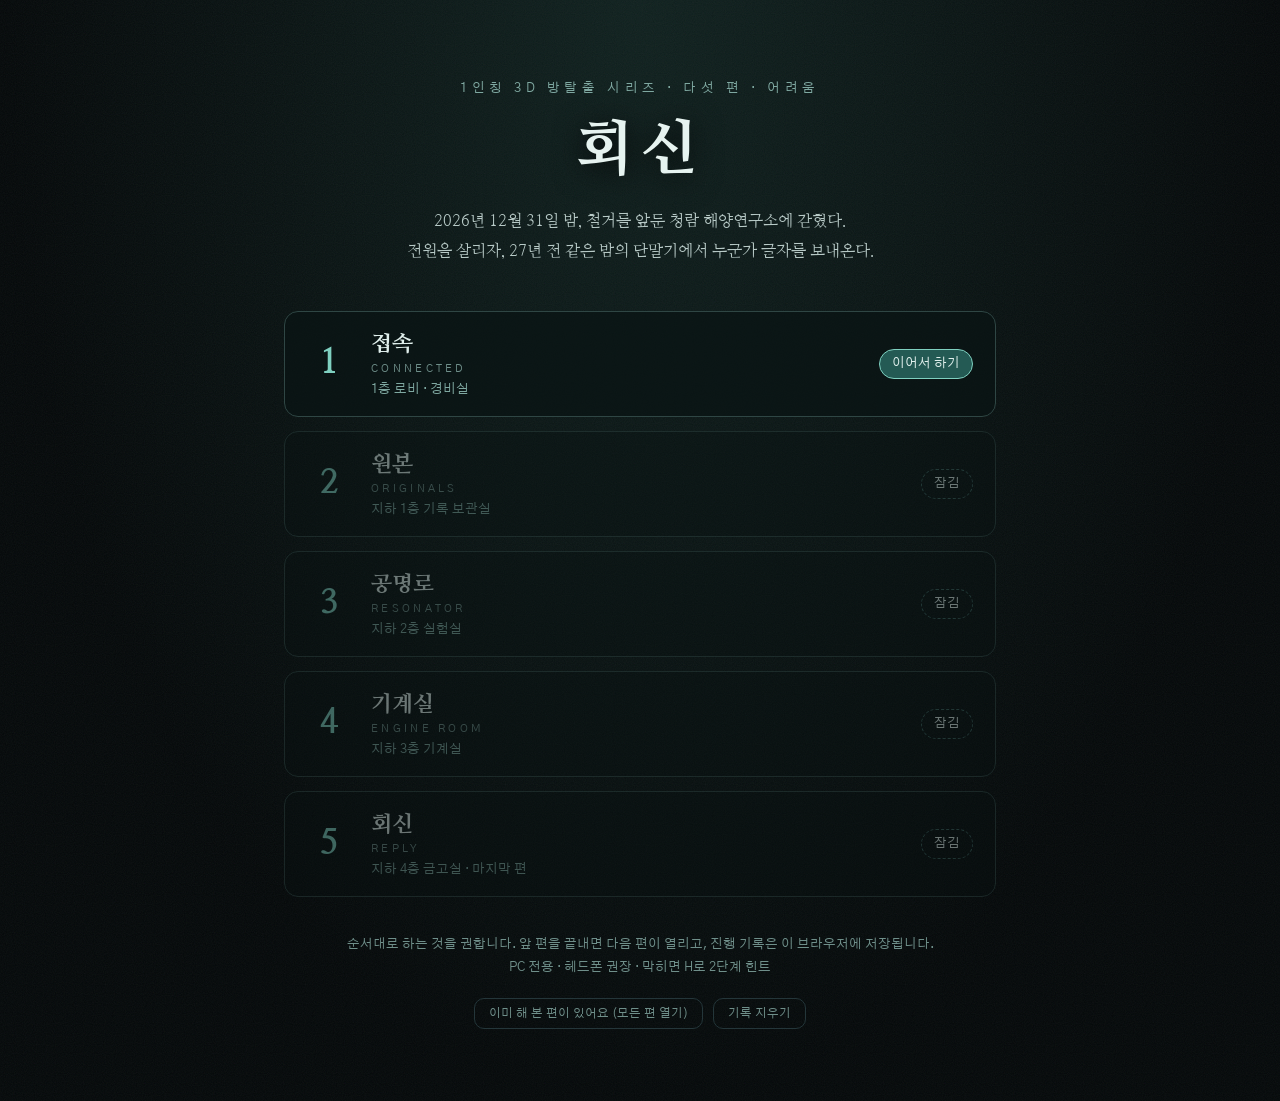
<file: index.html>
<!DOCTYPE html>
<html lang="ko">
<head>
  <meta charset="UTF-8">
  <meta name="viewport" content="width=device-width, initial-scale=1.0">
  <title>회신 · 1인칭 방탈출 시리즈</title>
  <link rel="preconnect" href="https://fonts.googleapis.com">
  <link rel="preconnect" href="https://fonts.gstatic.com" crossorigin>
  <link href="https://fonts.googleapis.com/css2?family=Nanum+Myeongjo:wght@400;700;800&family=Gothic+A1:wght@400;700&display=swap" rel="stylesheet">
  <link rel="stylesheet" href="hub/hub.css">
  <script src="shared/progress.js"></script>
</head>
<body>
  <div id="grain"></div>
  <main>
    <header>
      <div class="kicker">1인칭 3D 방탈출 시리즈 · 다섯 편 · 어려움</div>
      <h1>회신</h1>
      <p class="lead">2026년 12월 31일 밤, 철거를 앞둔 청람 해양연구소에 갇혔다.<br>전원을 살리자, 27년 전 같은 밤의 단말기에서 누군가 글자를 보내온다.</p>
    </header>
    <ol id="episodes"></ol>
    <footer>
      <p class="tip">순서대로 하는 것을 권합니다. 앞 편을 끝내면 다음 편이 열리고, 진행 기록은 이 브라우저에 저장됩니다.</p>
      <p class="tip">PC 전용 · 헤드폰 권장 · 막히면 H로 2단계 힌트</p>
      <div class="tools">
        <button id="unlock">이미 해 본 편이 있어요 (모든 편 열기)</button>
        <button id="reset">기록 지우기</button>
      </div>
    </footer>
  </main>
  <script src="hub/hub.js"></script>
</body>
</html>
</file>
<file: hub/hub.css>
* { box-sizing: border-box; margin: 0; padding: 0; }
html, body { min-height: 100%; background: #05090a; color: #d7e2e0; font-family: 'Gothic A1', sans-serif; }
body { background: radial-gradient(ellipse at 50% 0%, #10211f 0%, #05090a 70%); }
#grain {
  position: fixed; inset: -50%; pointer-events: none; opacity: 0.06;
  background-image: url("data:image/svg+xml;utf8,<svg xmlns='http://www.w3.org/2000/svg' width='200' height='200'><filter id='n'><feTurbulence type='fractalNoise' baseFrequency='0.9' numOctaves='2' stitchTiles='stitch'/></filter><rect width='100%' height='100%' filter='url(%23n)'/></svg>");
}
main { max-width: 760px; margin: 0 auto; padding: 9vh 24px 8vh; position: relative; }
header { text-align: center; margin-bottom: 44px; }
.kicker { font-size: 13px; letter-spacing: 0.35em; color: #7fa8a1; margin-bottom: 16px; }
h1 { font-family: 'Nanum Myeongjo', serif; font-weight: 800; font-size: 60px; letter-spacing: 0.14em; color: #e6f3f0; text-shadow: 0 4px 30px rgba(0,0,0,0.9); }
.lead { margin-top: 18px; font-family: 'Nanum Myeongjo', serif; font-size: 16px; line-height: 1.9; color: #b8cac7; }
#episodes { list-style: none; display: flex; flex-direction: column; gap: 14px; }
.ep { display: flex; align-items: center; gap: 20px; padding: 18px 22px; border: 1px solid #2f4644; border-radius: 14px; background: rgba(10,20,20,0.75); text-decoration: none; color: inherit; transition: background 0.15s, border-color 0.15s, transform 0.15s; }
a.ep:hover { background: rgba(20,42,40,0.85); border-color: #5f9a90; transform: translateX(4px); }
.ep .num { font-family: 'Nanum Myeongjo', serif; font-weight: 800; font-size: 34px; color: #7fd0c0; width: 44px; text-align: center; }
.ep .body { flex: 1; }
.ep .title { font-family: 'Nanum Myeongjo', serif; font-weight: 800; font-size: 22px; color: #e0efec; }
.ep .en { font-size: 11px; letter-spacing: 0.3em; color: #6f8f8a; margin-top: 4px; }
.ep .place { font-size: 13px; color: #7fa8a1; margin-top: 6px; }
.ep .state { font-size: 13px; padding: 6px 12px; border-radius: 20px; border: 1px solid #3c6460; color: #e0efec; white-space: nowrap; }
.ep.done .state { background: #1f4a3a; border-color: #4a8a6a; }
.ep.next .state { background: #245a54; border-color: #7fd0c0; }
.ep.locked { opacity: 0.45; cursor: not-allowed; }
.ep.locked .state { border-style: dashed; }
footer { margin-top: 36px; text-align: center; }
.tip { font-size: 13px; color: #6f8f8a; line-height: 1.8; }
.tools { margin-top: 18px; display: flex; gap: 10px; justify-content: center; flex-wrap: wrap; }
.tools button { background: transparent; color: #6f8f8a; border: 1px solid #24363a; padding: 7px 14px; border-radius: 10px; font-size: 12px; cursor: pointer; font-family: inherit; }
.tools button:hover { color: #a9c8c2; border-color: #3c6460; }
</file>
